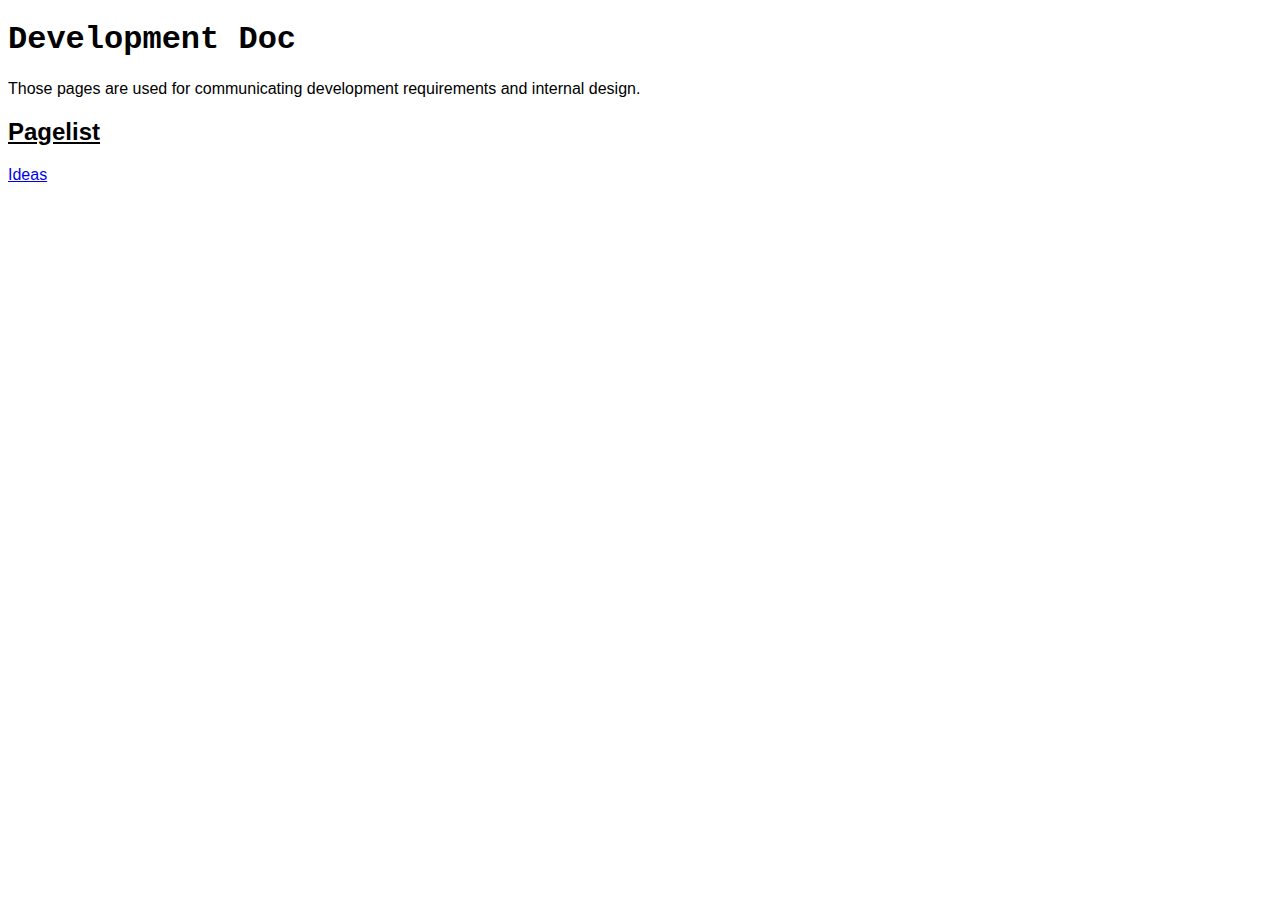
<file: doc/Index.html>
﻿<!DOCTYPE html>
<html lang="en" xmlns="http://www.w3.org/1999/xhtml">
<head>
    <meta charset="utf-8" />
    <title>Development Doc</title>
    <link href="js/DocStyle.css" rel="stylesheet" type="text/css" />
</head>
<body>
    <h1>
        Development Doc</h1>
    <p>
        Those pages are used for communicating development requirements and internal design.</p>
    <h2>
        Pagelist</h2>
    <p>
        <a href="Pages/Ideas.html">Ideas</a></p>
    
</body>
</html>
</file>
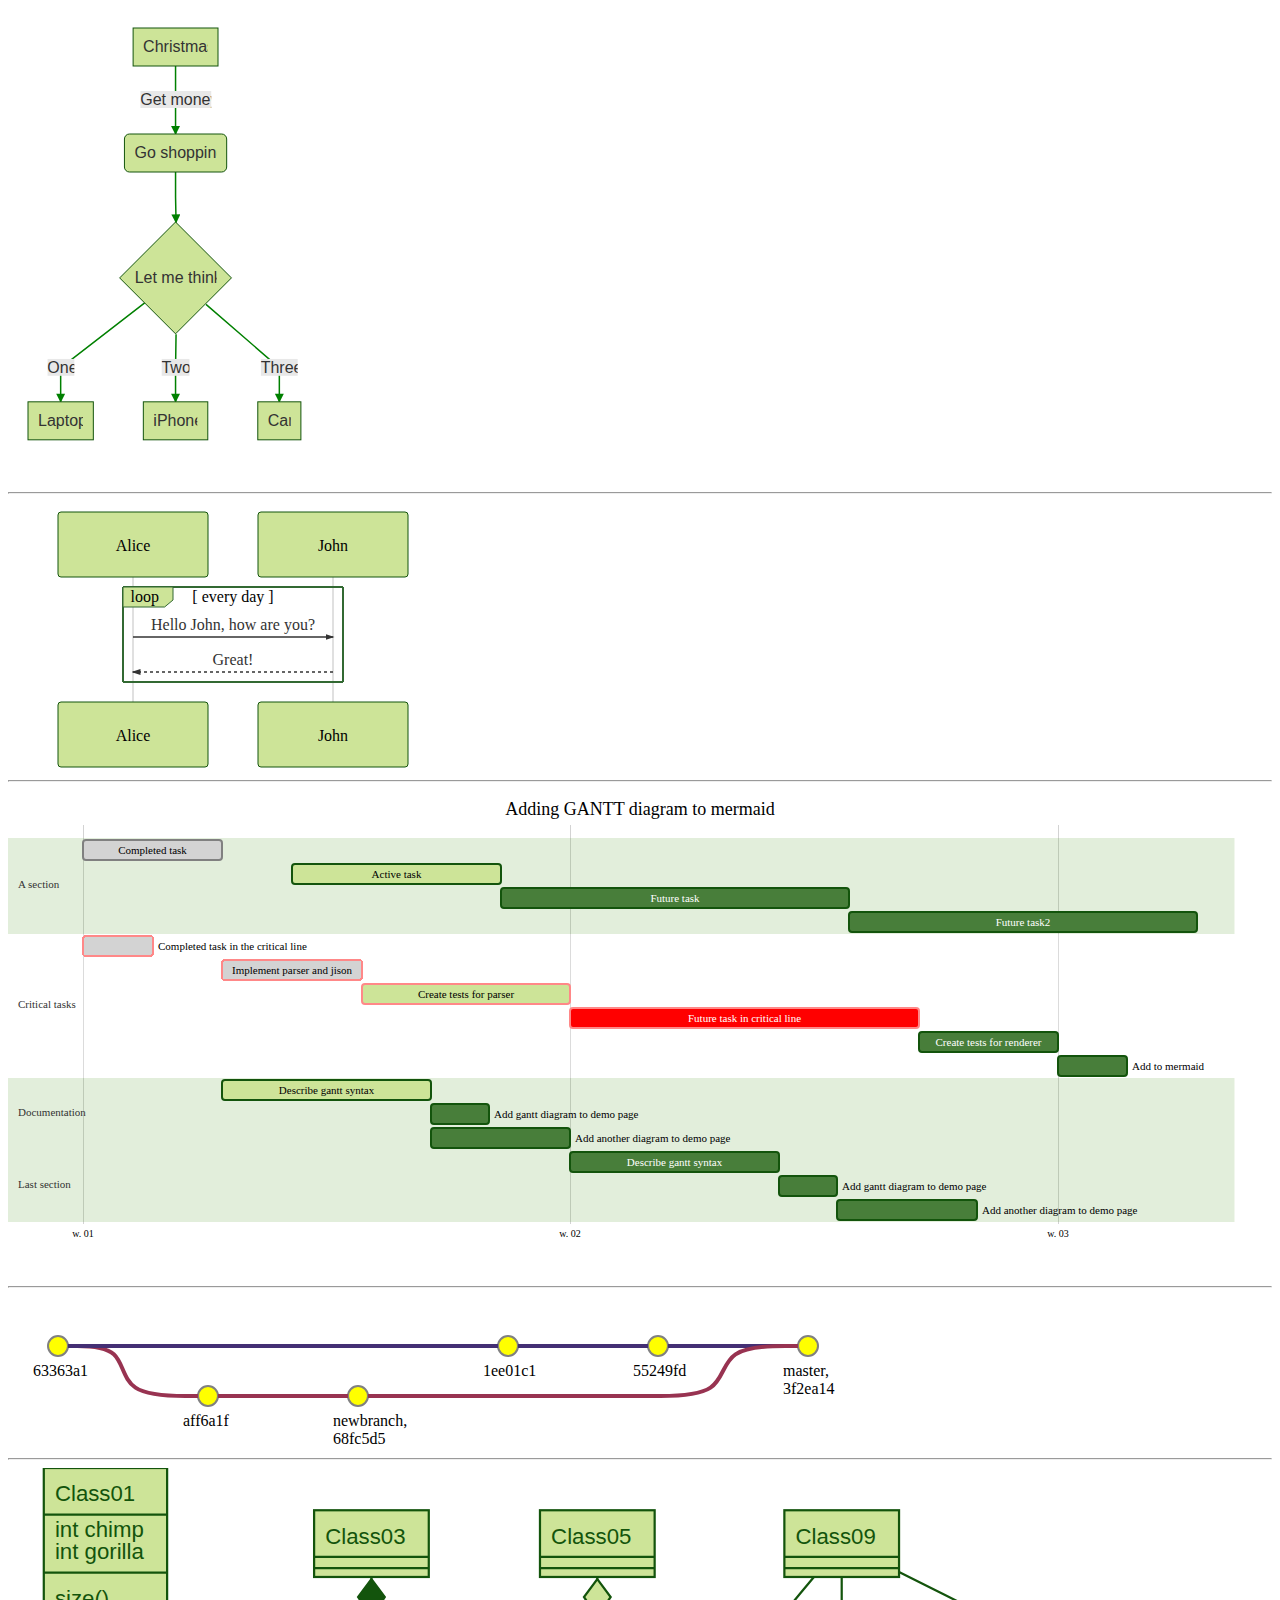
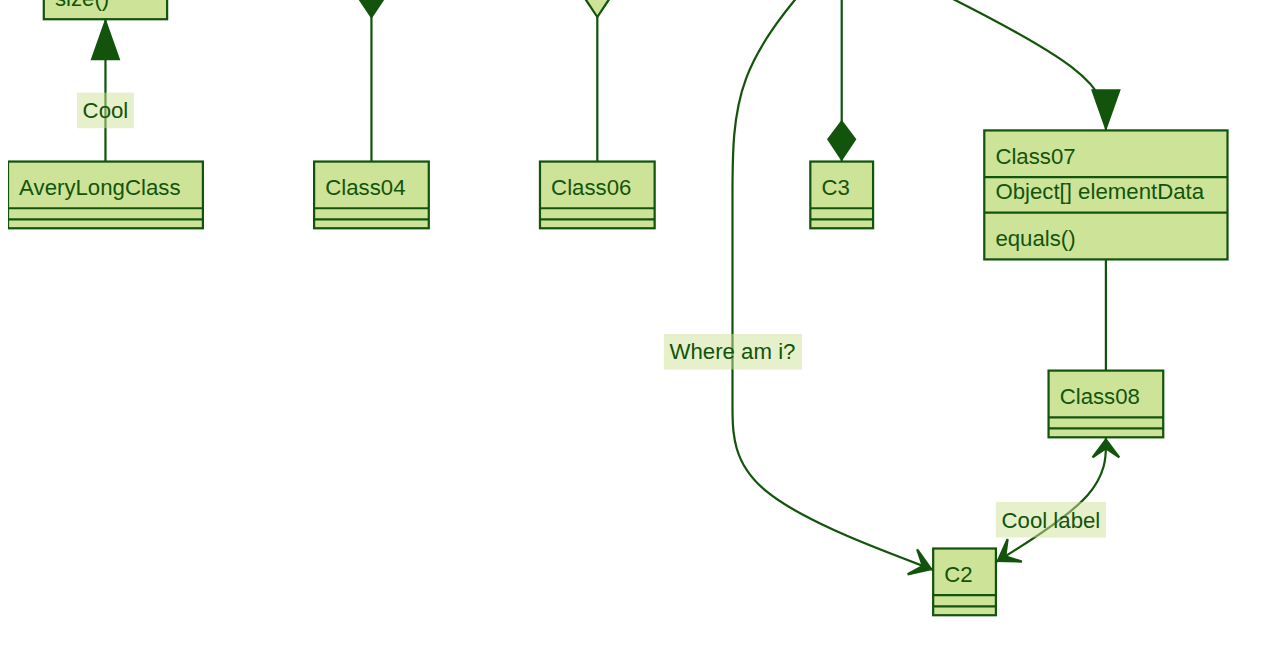
<file: doc/js/index.html>
<!DOCTYPE html>
<html>
<head>
  <meta charset="utf-8">
  <meta http-equiv="X-UA-Compatible" content="IE=edge">
  <title>Mermaid Quick Test Page</title>
  <link rel="icon" type="image/png" href="[data-uri]">
</head>
<body>
  <div class="mermaid">
graph TD
A[Christmas] -->|Get money| B(Go shopping)
B --> C{Let me think}
C -->|One| D[Laptop]
C -->|Two| E[iPhone]
C -->|Three| F[Car]
click A "index.html#link-clicked" "link test"
click B testClick "click test"
  </div>

  <hr/>

  <div class="mermaid">
sequenceDiagram
loop every day
    Alice->>John: Hello John, how are you?
    John-->>Alice: Great!
end
  </div>

  <hr/>

  <div class="mermaid">
gantt
dateFormat  YYYY-MM-DD
title Adding GANTT diagram to mermaid

section A section
Completed task            :done,    des1, 2014-01-06,2014-01-08
Active task               :active,  des2, 2014-01-09, 3d
Future task               :         des3, after des2, 5d
Future task2               :         des4, after des3, 5d

section Critical tasks
Completed task in the critical line :crit, done, 2014-01-06,24h
Implement parser and jison          :crit, done, after des1, 2d
Create tests for parser             :crit, active, 3d
Future task in critical line        :crit, 5d
Create tests for renderer           :2d
Add to mermaid                      :1d

section Documentation
Describe gantt syntax               :active, a1, after des1, 3d
Add gantt diagram to demo page      :after a1  , 20h
Add another diagram to demo page    :doc1, after a1  , 48h

section Last section
Describe gantt syntax               :after doc1, 3d
Add gantt diagram to demo page      : 20h
Add another diagram to demo page    : 48h
  </div>

  <hr/>

  <div class="mermaid">
gitGraph:
options
{
    "nodeSpacing": 150,
    "nodeRadius": 10
}
end
commit
branch newbranch
checkout newbranch
commit
commit
checkout master
commit
commit
merge newbranch
  </div>

  <hr/>

  <div class="mermaid">
classDiagram
Class01 <|-- AveryLongClass : Cool
Class03 *-- Class04
Class05 o-- Class06
Class07 .. Class08
Class09 --> C2 : Where am i?
Class09 --* C3
Class09 --|> Class07
Class07 : equals()
Class07 : Object[] elementData
Class01 : size()
Class01 : int chimp
Class01 : int gorilla
Class08 <--> C2: Cool label
  </div>
  <script src="./mermaid.js"></script>
  <script>
    mermaid.initialize({ theme: 'forest' });
  </script>
  <script>
    function testClick(nodeId) {
      console.log("clicked", nodeId)
      var originalBgColor = document.querySelector('body').style.backgroundColor
      document.querySelector('body').style.backgroundColor = 'yellow'
      setTimeout(function() {
        document.querySelector('body').style.backgroundColor = originalBgColor
      }, 100)
    }
  </script>
</body>
</html>
</file>
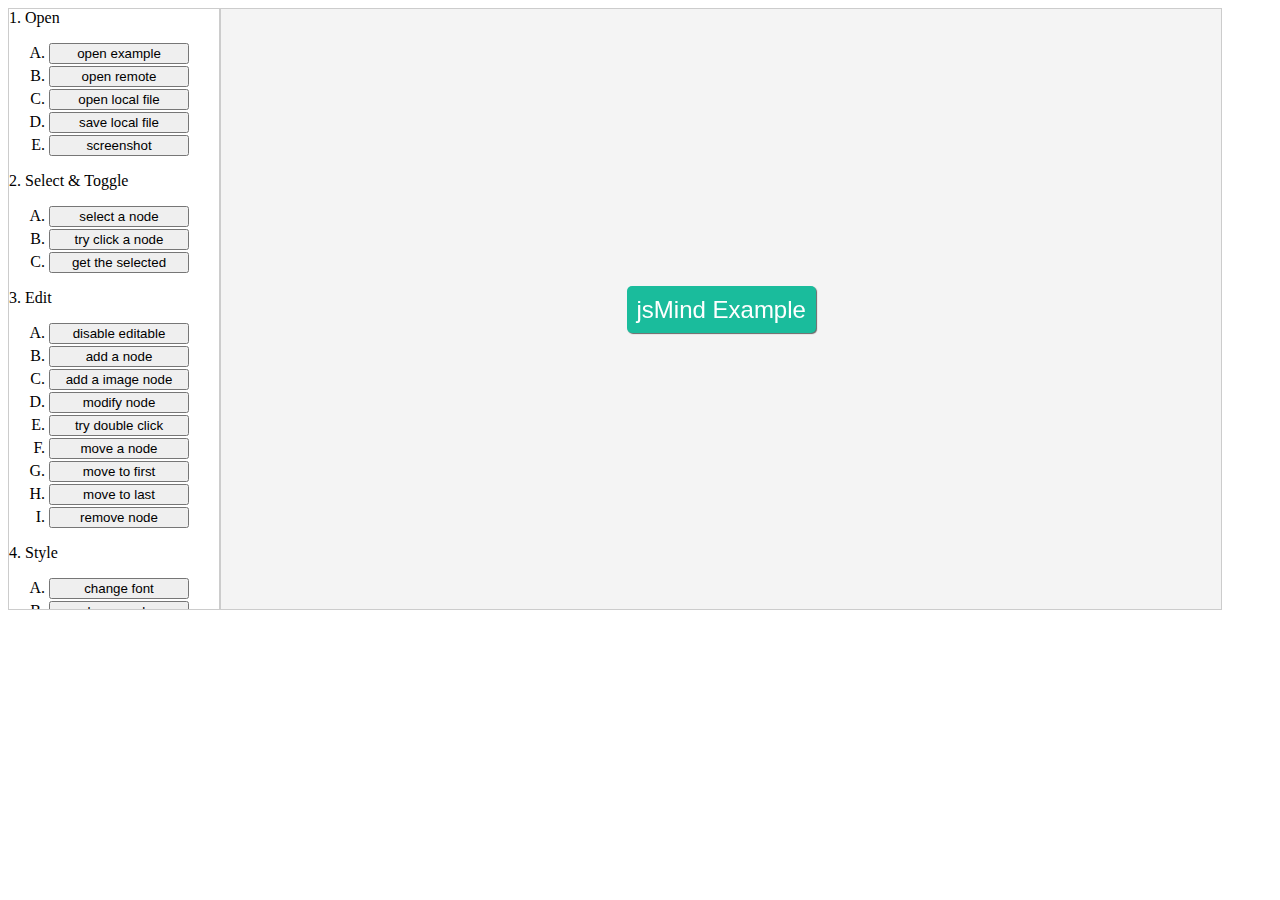
<file: doc/Pages/Ideas.html>
﻿
<!doctype html>
<html>
<head>
    <meta charset="utf-8">
    <meta http-equiv="Content-Type" content="text/html; charset=utf-8">
    <title>jsMind</title>
    <link type="text/css" rel="stylesheet" href="../js/style/jsmind.css" />
    <style type="text/css">
        li{margin-top:2px; margin-bottom:2px;}
        button{width:140px;}
        select{width:140px;}
        #layout{width:1230px;}
        #jsmind_nav{width:210px;height:600px;border:solid 1px #ccc;overflow:auto;float:left;}
        .file_input{width:100px;}
        button.sub{width:100px;}

        #jsmind_container{
            float:left;
            width:1000px;
            height:600px;
            border:solid 1px #ccc;
            background:#f4f4f4;
        }
    </style>
</head>
<body>
<div id="layout">
    <div id="jsmind_nav">
        <div>1. Open</div>
        <ol type='A'>
            <li><button onclick="open_json();">open example</button></li>
            <li><button onclick="open_ajax();">open remote</button></li>
            <li><button onclick="prompt_info('see 6.Multi Format');">open local file</button></li>
            <li><button onclick="prompt_info('see 6.Multi Format');">save local file</button></li>
            <li><button onclick="screen_shot();">screenshot</button></li>
        </ol>
        </ol>
        <div>2. Select &amp; Toggle</div>
        <ol type='A'>
            <li><button onclick="select_node();">select a node</button></li>
            <li><button onclick="prompt_info('please try click a node');">try click a node</button></li>
            <li><button onclick="show_selected();">get the selected</button></li>
        </ol>
        <div>3. Edit</div>
        <ol type='A'>
            <li><button onclick="toggle_editable(this);">disable editable</button></li>
            <li><button onclick="add_node();">add a node</button></li>
            <li><button onclick="add_image_node();">add a image node</button></li>
            <li><button onclick="modify_node();">modify node</button></li>
            <li><button onclick="prompt_info('please try double click a node');">try double click</button></li>
            <li><button onclick="move_node();">move a node</button></li>
            <li><button onclick="move_to_first();">move to first</button></li>
            <li><button onclick="move_to_last();">move to last</button></li>
            <li><button onclick="remove_node();">remove node</button></li>
        </ol>
        <div>4. Style</div>
        <ol type='A'>
            <li><button onclick="change_text_font();">change font</button></li>
            <li><button onclick="change_text_color();">change color</button></li>
            <li><button onclick="change_background_color();">change bg-color</button></li>
            <li><button onclick="change_background_image();">change background</button></li>
        </ol>
        <div>5. Theme</div>
        <ol type='A'>
        <li>
        <select onchange="set_theme(this.value);">
            <option value="">default</option>
            <option value="primary">primary</option>
            <option value="warning">warning</option>
            <option value="danger">danger</option>
            <option value="success">success</option>
            <option value="info">info</option>
            <option value="greensea" selected="selected">greensea</option>
            <option value="nephrite">nephrite</option>
            <option value="belizehole">belizehole</option>
            <option value="wisteria">wisteria</option>
            <option value="asphalt">asphalt</option>
            <option value="orange">orange</option>
            <option value="pumpkin">pumpkin</option>
            <option value="pomegranate">pomegranate</option>
            <option value="clouds">clouds</option>
            <option value="asbestos">asbestos</option>
        </select>
        </li>
        </ol>
        <div>6. Adjusting</div>
        <ol type='A'>
            <li><button onclick="change_container();">resize container</button>
            <button onclick="resize_jsmind();">adusting</button></li>
            <li>expand/collapse</li>
            <ol>
                <li><button class="sub" onclick="expand();">expand node</button></li>
                <li><button class="sub" onclick="collapse();">collapse node</button></li>
                <li><button class="sub" onclick="toggle();">toggle node</button></li>
                <li><button class="sub" onclick="expand_to_level2();">expand to level 2</button></li>
                <li><button class="sub" onclick="expand_to_level3();">expand to level 3</button></li>
                <li><button class="sub" onclick="expand_all();">expand all</button></li>
                <li><button class="sub" onclick="collapse_all();">collapse all</button></li>
            </ol>
            <li>zoom</li>

            <button id="zoom-in-button" style="width:50px" onclick="zoomIn();">
                In
            </button>
            <button id="zoom-out-button" style="width:50px" onclick="zoomOut();">
                Out
            </button>
        </ol>

        <div>7. Multi Format</div>
        <ol type='A'>
            <li>node_tree(default)</li>
            <ol>
                <li><button class="sub" onclick="show_data();">show data</button></li>
                <li><button class="sub" onclick="save_file();">save file</button></li>
                <li><input id="file_input" class="file_input" type="file"/></li>
                <li><button class="sub" onclick="open_file();">open file</button></li>
            </ol>
            <li>node_array</li>
            <ol>
                <li><button class="sub" onclick="get_nodearray_data();">show data</button></li>
                <li><button class="sub" onclick="save_nodearray_file();">save file</button></li>
                <li><input id="file_input_nodearray" class="file_input" type="file"/></li>
                <li><button class="sub" onclick="open_nodearray();">open file</button></li>
            </ol>
            <li>freemind(.mm)</li>
            <ol>
                <li><button class="sub" onclick="get_freemind_data();">show data</button></li>
                <li><button class="sub" onclick="save_freemind_file();">save file</button></li>
                <li><input id="file_input_freemind" class="file_input" type="file"/></li>
                <li><button class="sub" onclick="open_freemind();">open file</button></li>
            </ol>
        </ol>
    </div>
    <div id="jsmind_container"></div>
    <div style="display:none">
      <input class="file" type="file" id="image-chooser" accept="image/*"/>
    </div>

</div>
<script type="text/javascript" src="../js/jsmind.js"></script>
<script type="text/javascript" src="../js/jsmind.draggable.js"></script>
<script type="text/javascript" src="../js/jsmind.screenshot.js"></script>
<script type="text/javascript">
    var _jm = null;
    function open_empty() {
        var options = {
            container: 'jsmind_container',
            theme: 'greensea',
            editable: true
        }
        _jm = jsMind.show(options);
        // _jm = jsMind.show(options,mind);
    }

    function open_json() {
        var mind = {
            "meta": {
                "name": "jsMind remote",
                "author": "hizzgdev@163.com",
                "version": "0.2"
            },
            "format": "node_tree",
            "data": { "id": "root", "topic": "jsMind", "children": [
                { "id": "easy", "topic": "Easy", "direction": "left", "children": [
                    { "id": "easy1", "topic": "Easy to show" },
                    { "id": "easy2", "topic": "Easy to edit" },
                    { "id": "easy3", "topic": "Easy to store" },
                    { "id": "easy4", "topic": "Easy to embed" },
                    { "id": "other3", "background-image": "ant.png", "width": "100", "height": "100" }
                ]
                },
                { "id": "open", "topic": "Open Source", "direction": "right", "children": [
                    { "id": "open1", "topic": "on GitHub", "background-color": "#eee", "foreground-color": "blue" },
                    { "id": "open2", "topic": "BSD License" }
                ]
                },
                { "id": "powerful", "topic": "Powerful", "direction": "right", "children": [
                    { "id": "powerful1", "topic": "Base on Javascript" },
                    { "id": "powerful2", "topic": "Base on HTML5" },
                    { "id": "powerful3", "topic": "Depends on you" }
                ]
                },
                { "id": "other", "topic": "test node", "direction": "left", "children": [
                    { "id": "other1", "topic": "I'm from local variable" },
                    { "id": "other2", "topic": "I can do everything" }
                ]
                }
            ]
            }
        }
        _jm.show(mind);
    }

    function open_ajax() {
        var mind_url = 'data_example.json';
        jsMind.util.ajax.get(mind_url, function (mind) {
            _jm.show(mind);
        });
    }

    function screen_shot() {
        _jm.screenshot.shootDownload();
    }

    function show_data() {
        var mind_data = _jm.get_data();
        var mind_string = jsMind.util.json.json2string(mind_data);
        prompt_info(mind_string);
    }

    function save_file() {
        var mind_data = _jm.get_data();
        var mind_name = mind_data.meta.name;
        var mind_str = jsMind.util.json.json2string(mind_data);
        jsMind.util.file.save(mind_str, 'text/jsmind', mind_name + '.jm');
    }

    function open_file() {
        var file_input = document.getElementById('file_input');
        var files = file_input.files;
        if (files.length > 0) {
            var file_data = files[0];
            jsMind.util.file.read(file_data, function (jsmind_data, jsmind_name) {
                var mind = jsMind.util.json.string2json(jsmind_data);
                if (!!mind) {
                    _jm.show(mind);
                } else {
                    prompt_info('can not open this file as mindmap');
                }
            });
        } else {
            prompt_info('please choose a file first')
        }
    }

    function select_node() {
        var nodeid = 'other';
        _jm.select_node(nodeid);
    }

    function show_selected() {
        var selected_node = _jm.get_selected_node();
        if (!!selected_node) {
            prompt_info(selected_node.topic);
        } else {
            prompt_info('nothing');
        }
    }

    function get_selected_nodeid() {
        var selected_node = _jm.get_selected_node();
        if (!!selected_node) {
            return selected_node.id;
        } else {
            return null;
        }
    }

    function add_node() {
        var selected_node = _jm.get_selected_node(); // as parent of new node
        if (!selected_node) { prompt_info('please select a node first.'); return; }

        var nodeid = jsMind.util.uuid.newid();
        var topic = '* Node_' + nodeid.substr(0, 5) + ' *';
        var node = _jm.add_node(selected_node, nodeid, topic);
    }

    var imageChooser = document.getElementById('image-chooser');

    imageChooser.addEventListener('change', function (event) {
        // Read file here.
        var reader = new FileReader();
        reader.onloadend = (function () {
            var selected_node = _jm.get_selected_node();
            var nodeid = jsMind.util.uuid.newid();
            var topic = undefined;
            var data = {
                "background-image": reader.result,
                "width": "100",
                "height": "100"
            };
            var node = _jm.add_node(selected_node, nodeid, topic, data);
            //var node = _jm.add_image_node(selected_node, nodeid, reader.result, 100, 100);
            //add_image_node:function(parent_node, nodeid, image, width, height, data, idx, direction, expanded){
        });

        var file = imageChooser.files[0];
        if (file) {
            reader.readAsDataURL(file);
        };

    }, false);

    function add_image_node() {
        var selected_node = _jm.get_selected_node(); // as parent of new node
        if (!selected_node) {
            prompt_info('please select a node first.');
            return;
        }

        imageChooser.focus();
        imageChooser.click();
    }

    function modify_node() {
        var selected_id = get_selected_nodeid();
        if (!selected_id) { prompt_info('please select a node first.'); return; }

        // modify the topic
        _jm.update_node(selected_id, '--- modified ---');
    }

    function move_to_first() {
        var selected_id = get_selected_nodeid();
        if (!selected_id) { prompt_info('please select a node first.'); return; }

        _jm.move_node(selected_id, '_first_');
    }

    function move_to_last() {
        var selected_id = get_selected_nodeid();
        if (!selected_id) { prompt_info('please select a node first.'); return; }

        _jm.move_node(selected_id, '_last_');
    }

    function move_node() {
        // move a node before another
        _jm.move_node('other', 'open');
    }

    function remove_node() {
        var selected_id = get_selected_nodeid();
        if (!selected_id) { prompt_info('please select a node first.'); return; }

        _jm.remove_node(selected_id);
    }

    function change_text_font() {
        var selected_id = get_selected_nodeid();
        if (!selected_id) { prompt_info('please select a node first.'); return; }

        _jm.set_node_font_style(selected_id, 28);
    }

    function change_text_color() {
        var selected_id = get_selected_nodeid();
        if (!selected_id) { prompt_info('please select a node first.'); return; }

        _jm.set_node_color(selected_id, null, '#000');
    }

    function change_background_color() {
        var selected_id = get_selected_nodeid();
        if (!selected_id) { prompt_info('please select a node first.'); return; }

        _jm.set_node_color(selected_id, '#eee', null);
    }

    function change_background_image() {
        var selected_id = get_selected_nodeid();
        if (!selected_id) { prompt_info('please select a node first.'); return; }

        _jm.set_node_background_image(selected_id, 'ant.png', 100, 100);
    }

    function set_theme(theme_name) {
        _jm.set_theme(theme_name);
    }

    var zoomInButton = document.getElementById("zoom-in-button");
    var zoomOutButton = document.getElementById("zoom-out-button");

    function zoomIn() {
        if (_jm.view.zoomIn()) {
            zoomOutButton.disabled = false;
        } else {
            zoomInButton.disabled = true;
        };
    };

    function zoomOut() {
        if (_jm.view.zoomOut()) {
            zoomInButton.disabled = false;
        } else {
            zoomOutButton.disabled = true;
        };
    };

    function toggle_editable(btn) {
        var editable = _jm.get_editable();
        if (editable) {
            _jm.disable_edit();
            btn.innerHTML = 'enable editable';
        } else {
            _jm.enable_edit();
            btn.innerHTML = 'disable editable';
        }
    }

    // this method change size of container, perpare for adjusting jsmind
    function change_container() {
        var c = document.getElementById('jsmind_container');
        c.style.width = '800px';
        c.style.height = '500px';
    }

    function resize_jsmind() {
        _jm.resize();
    }

    function expand() {
        var selected_id = get_selected_nodeid();
        if (!selected_id) { prompt_info('please select a node first.'); return; }

        _jm.expand_node(selected_id);
    }

    function collapse() {
        var selected_id = get_selected_nodeid();
        if (!selected_id) { prompt_info('please select a node first.'); return; }

        _jm.collapse_node(selected_id);
    }

    function toggle() {
        var selected_id = get_selected_nodeid();
        if (!selected_id) { prompt_info('please select a node first.'); return; }

        _jm.toggle_node(selected_id);
    }

    function expand_all() {
        _jm.expand_all();
    }

    function expand_to_level2() {
        _jm.expand_to_depth(2);
    }

    function expand_to_level3() {
        _jm.expand_to_depth(3);
    }

    function collapse_all() {
        _jm.collapse_all();
    }


    function get_nodearray_data() {
        var mind_data = _jm.get_data('node_array');
        var mind_string = jsMind.util.json.json2string(mind_data);
        prompt_info(mind_string);
    }

    function save_nodearray_file() {
        var mind_data = _jm.get_data('node_array');
        var mind_name = mind_data.meta.name;
        var mind_str = jsMind.util.json.json2string(mind_data);
        jsMind.util.file.save(mind_str, 'text/jsmind', mind_name + '.jm');
    }

    function open_nodearray() {
        var file_input = document.getElementById('file_input_nodearray');
        var files = file_input.files;
        if (files.length > 0) {
            var file_data = files[0];
            jsMind.util.file.read(file_data, function (jsmind_data, jsmind_name) {
                var mind = jsMind.util.json.string2json(jsmind_data);
                if (!!mind) {
                    _jm.show(mind);
                } else {
                    prompt_info('can not open this file as mindmap');
                }
            });
        } else {
            prompt_info('please choose a file first')
        }
    }

    function get_freemind_data() {
        var mind_data = _jm.get_data('freemind');
        var mind_string = jsMind.util.json.json2string(mind_data);
        alert(mind_string);
    }

    function save_freemind_file() {
        var mind_data = _jm.get_data('freemind');
        var mind_name = mind_data.meta.name || 'freemind';
        var mind_str = mind_data.data;
        jsMind.util.file.save(mind_str, 'text/xml', mind_name + '.mm');
    }

    function open_freemind() {
        var file_input = document.getElementById('file_input_freemind');
        var files = file_input.files;
        if (files.length > 0) {
            var file_data = files[0];
            jsMind.util.file.read(file_data, function (freemind_data, freemind_name) {
                if (freemind_data) {
                    var mind_name = freemind_name;
                    if (/.*\.mm$/.test(mind_name)) {
                        mind_name = freemind_name.substring(0, freemind_name.length - 3);
                    }
                    var mind = {
                        "meta": {
                            "name": mind_name,
                            "author": "hizzgdev@163.com",
                            "version": "1.0.1"
                        },
                        "format": "freemind",
                        "data": freemind_data
                    };
                    _jm.show(mind);
                } else {
                    prompt_info('can not open this file as mindmap');
                }
            });
        } else {
            prompt_info('please choose a file first')
        }
    }

    function prompt_info(msg) {
        alert(msg);
    }

    open_empty();
</script>
</body>
</html>
</file>
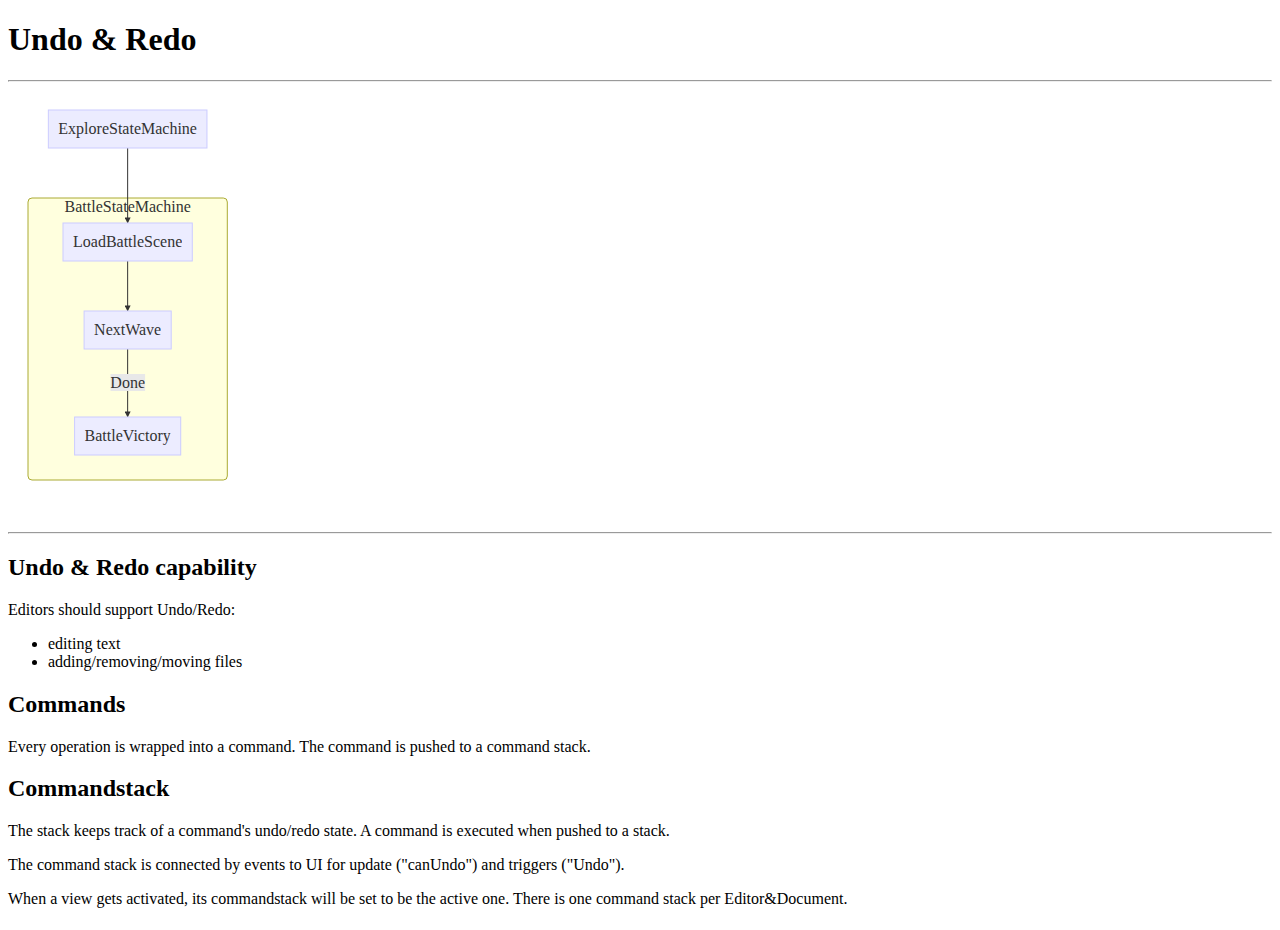
<file: doc/Pages/V_UndoRedoFramework.html>
﻿<!DOCTYPE html>

<html lang="en" xmlns="http://www.w3.org/1999/xhtml">
<head>
    <meta charset="utf-8" />
    <title>Development Tools</title>
</head>
<body>
    <h1>Undo & Redo</h1>
    <hr />
   
    <div class="mermaid">
        graph TB
        ExploreStateMachine-->LoadBattleScene
        subgraph BattleStateMachine
        LoadBattleScene-->NextWave
        NextWave-->|Done|BattleVictory
        end
        
        end

    </div>
    <hr />
    <h2>Undo & Redo capability</h2>
    <p>Editors should support Undo/Redo:</p>
    <ul>
        <li>editing text</li>
        <li>adding/removing/moving files</li>
    </ul>

    <h2>Commands</h2>
    <p>Every operation is wrapped into a command. The command is pushed to a command stack.</p>
    
    <h2>Commandstack</h2>
    <p>The stack keeps track of a command's undo/redo state. A command is executed when pushed to a stack.</p>
    <p>The command stack is connected by events to UI for update ("canUndo") and triggers ("Undo").</p>
    <p>When a view gets activated, its commandstack will be set to be the active one. There is one command stack per Editor&Document.</p>
    
    <script src="../js/mermaid.min.js"></script>
    <script>mermaid.initialize({ startOnLoad: true });</script>
</body>
</html>
</file>
<file: doc/js/DocStyle.css>
﻿body
{
    font-family: Arial, Helvetica, Sans-Serif;
    font-size: medium;
}
h2
{
    font-family: Arial;
    text-decoration: underline;
}
h1
{
    font-family: 'Courier New' , Courier, Monospace;
}
</file>
<file: doc/js/style/jsmind.css>
/*
 * Released under BSD License
 * Copyright (c) 2014-2015 hizzgdev@163.com
 * 
 * Project Home:
 *   https://github.com/hizzgdev/jsmind/
 */

/* important section */
.jsmind-inner{position:relative;overflow:auto;width:100%;height:100%;}/*box-shadow:0 0 2px #000;*/
.jsmind-inner{
    moz-user-select:-moz-none;
    -moz-user-select:none;
    -o-user-select:none;
    -khtml-user-select:none;
    -webkit-user-select:none;
    -ms-user-select:none;
    user-select:none;
}

/* z-index:1 */
canvas{position:absolute;z-index:1;}

/* z-index:2 */
jmnodes{position:absolute;z-index:2;background-color:rgba(0,0,0,0);}/*background color is necessary*/
jmnode{position:absolute;cursor:default;max-width:400px;white-space:nowrap;overflow:hidden;text-overflow:ellipsis;}
jmexpander{position:absolute;width:11px;height:11px;display:block;overflow:hidden;line-height:12px;font-size:12px;text-align:center;border-radius:6px;border-width:1px;border-style:solid;cursor:pointer;}

/* default theme */
jmnode{padding:10px;background-color:#fff;color:#333;border-radius:5px;box-shadow:1px 1px 1px #666;font:16px/1.125 Verdana,Arial,Helvetica,sans-serif;}
jmnode:hover{box-shadow:2px 2px 8px #000;background-color:#ebebeb;color:#333;}
jmnode.selected{background-color:#11f;color:#fff;box-shadow:2px 2px 8px #000;}
jmnode.root{font-size:24px;}
jmexpander{border-color:gray;}
jmexpander:hover{border-color:#000;}

@media screen and (max-device-width: 1024px) {
    jmnode{padding:5px;border-radius:3px;font-size:14px;}
    jmnode.root{font-size:21px;}
}
/* primary theme */
jmnodes.theme-primary jmnode{background-color:#428bca;color:#fff;border-color:#357ebd;}
jmnodes.theme-primary jmnode:hover{background-color:#3276b1;border-color:#285e8e;}
jmnodes.theme-primary jmnode.selected{background-color:#f1c40f;color:#fff;}
jmnodes.theme-primary jmnode.root{}
jmnodes.theme-primary jmexpander{}
jmnodes.theme-primary jmexpander:hover{}

/* warning theme */
jmnodes.theme-warning jmnode{background-color:#f0ad4e;border-color:#eea236;color:#fff;}
jmnodes.theme-warning jmnode:hover{background-color:#ed9c28;border-color:#d58512;}
jmnodes.theme-warning jmnode.selected{background-color:#11f;color:#fff;}
jmnodes.theme-warning jmnode.root{}
jmnodes.theme-warning jmexpander{}
jmnodes.theme-warning jmexpander:hover{}

/* danger theme */
jmnodes.theme-danger jmnode{background-color:#d9534f;border-color:#d43f3a;color:#fff;}
jmnodes.theme-danger jmnode:hover{background-color:#d2322d;border-color:#ac2925;}
jmnodes.theme-danger jmnode.selected{background-color:#11f;color:#fff;}
jmnodes.theme-danger jmnode.root{}
jmnodes.theme-danger jmexpander{}
jmnodes.theme-danger jmexpander:hover{}

/* success theme */
jmnodes.theme-success jmnode{background-color:#5cb85c;border-color:#4cae4c;color:#fff;}
jmnodes.theme-success jmnode:hover{background-color:#47a447;border-color:#398439;}
jmnodes.theme-success jmnode.selected{background-color:#11f;color:#fff;}
jmnodes.theme-success jmnode.root{}
jmnodes.theme-success jmexpander{}
jmnodes.theme-success jmexpander:hover{}

/* info theme */
jmnodes.theme-info jmnode{background-color:#5dc0de;border-color:#46b8da;;color:#fff;}
jmnodes.theme-info jmnode:hover{background-color:#39b3d7;border-color:#269abc;}
jmnodes.theme-info jmnode.selected{background-color:#11f;color:#fff;}
jmnodes.theme-info jmnode.root{}
jmnodes.theme-info jmexpander{}
jmnodes.theme-info jmexpander:hover{}

/* greensea theme */
jmnodes.theme-greensea jmnode{background-color:#1abc9c;color:#fff;}
jmnodes.theme-greensea jmnode:hover{background-color:#16a085;}
jmnodes.theme-greensea jmnode.selected{background-color:#11f;color:#fff;}
jmnodes.theme-greensea jmnode.root{}
jmnodes.theme-greensea jmexpander{}
jmnodes.theme-greensea jmexpander:hover{}

/* nephrite theme */
jmnodes.theme-nephrite jmnode{background-color:#2ecc71;color:#fff;}
jmnodes.theme-nephrite jmnode:hover{background-color:#27ae60;}
jmnodes.theme-nephrite jmnode.selected{background-color:#11f;color:#fff;}
jmnodes.theme-nephrite jmnode.root{}
jmnodes.theme-nephrite jmexpander{}
jmnodes.theme-nephrite jmexpander:hover{}

/* belizehole theme */
jmnodes.theme-belizehole jmnode{background-color:#3498db;color:#fff;}
jmnodes.theme-belizehole jmnode:hover{background-color:#2980b9;}
jmnodes.theme-belizehole jmnode.selected{background-color:#11f;color:#fff;}
jmnodes.theme-belizehole jmnode.root{}
jmnodes.theme-belizehole jmexpander{}
jmnodes.theme-belizehole jmexpander:hover{}

/* wisteria theme */
jmnodes.theme-wisteria jmnode{background-color:#9b59b6;color:#fff;}
jmnodes.theme-wisteria jmnode:hover{background-color:#8e44ad;}
jmnodes.theme-wisteria jmnode.selected{background-color:#11f;color:#fff;}
jmnodes.theme-wisteria jmnode.root{}
jmnodes.theme-wisteria jmexpander{}
jmnodes.theme-wisteria jmexpander:hover{}

/* asphalt theme */
jmnodes.theme-asphalt jmnode{background-color:#34495e;color:#fff;}
jmnodes.theme-asphalt jmnode:hover{background-color:#2c3e50;}
jmnodes.theme-asphalt jmnode.selected{background-color:#11f;color:#fff;}
jmnodes.theme-asphalt jmnode.root{}
jmnodes.theme-asphalt jmexpander{}
jmnodes.theme-asphalt jmexpander:hover{}

/* orange theme */
jmnodes.theme-orange jmnode{background-color:#f1c40f;color:#fff;}
jmnodes.theme-orange jmnode:hover{background-color:#f39c12;}
jmnodes.theme-orange jmnode.selected{background-color:#11f;color:#fff;}
jmnodes.theme-orange jmnode.root{}
jmnodes.theme-orange jmexpander{}
jmnodes.theme-orange jmexpander:hover{}

/* pumpkin theme */
jmnodes.theme-pumpkin jmnode{background-color:#e67e22;color:#fff;}
jmnodes.theme-pumpkin jmnode:hover{background-color:#d35400;}
jmnodes.theme-pumpkin jmnode.selected{background-color:#11f;color:#fff;}
jmnodes.theme-pumpkin jmnode.root{}
jmnodes.theme-pumpkin jmexpander{}
jmnodes.theme-pumpkin jmexpander:hover{}

/* pomegranate theme */
jmnodes.theme-pomegranate jmnode{background-color:#e74c3c;color:#fff;}
jmnodes.theme-pomegranate jmnode:hover{background-color:#c0392b;}
jmnodes.theme-pomegranate jmnode.selected{background-color:#11f;color:#fff;}
jmnodes.theme-pomegranate jmnode.root{}
jmnodes.theme-pomegranate jmexpander{}
jmnodes.theme-pomegranate jmexpander:hover{}

/* clouds theme */
jmnodes.theme-clouds jmnode{background-color:#ecf0f1;color:#333;}
jmnodes.theme-clouds jmnode:hover{background-color:#bdc3c7;}
jmnodes.theme-clouds jmnode.selected{background-color:#11f;color:#fff;}
jmnodes.theme-clouds jmnode.root{}
jmnodes.theme-clouds jmexpander{}
jmnodes.theme-clouds jmexpander:hover{}

/* asbestos theme */
jmnodes.theme-asbestos jmnode{background-color:#95a5a6;color:#fff;}
jmnodes.theme-asbestos jmnode:hover{background-color:#7f8c8d;}
jmnodes.theme-asbestos jmnode.selected{background-color:#11f;color:#fff;}
jmnodes.theme-asbestos jmnode.root{}
jmnodes.theme-asbestos jmexpander{}
jmnodes.theme-asbestos jmexpander:hover{}
</file>
